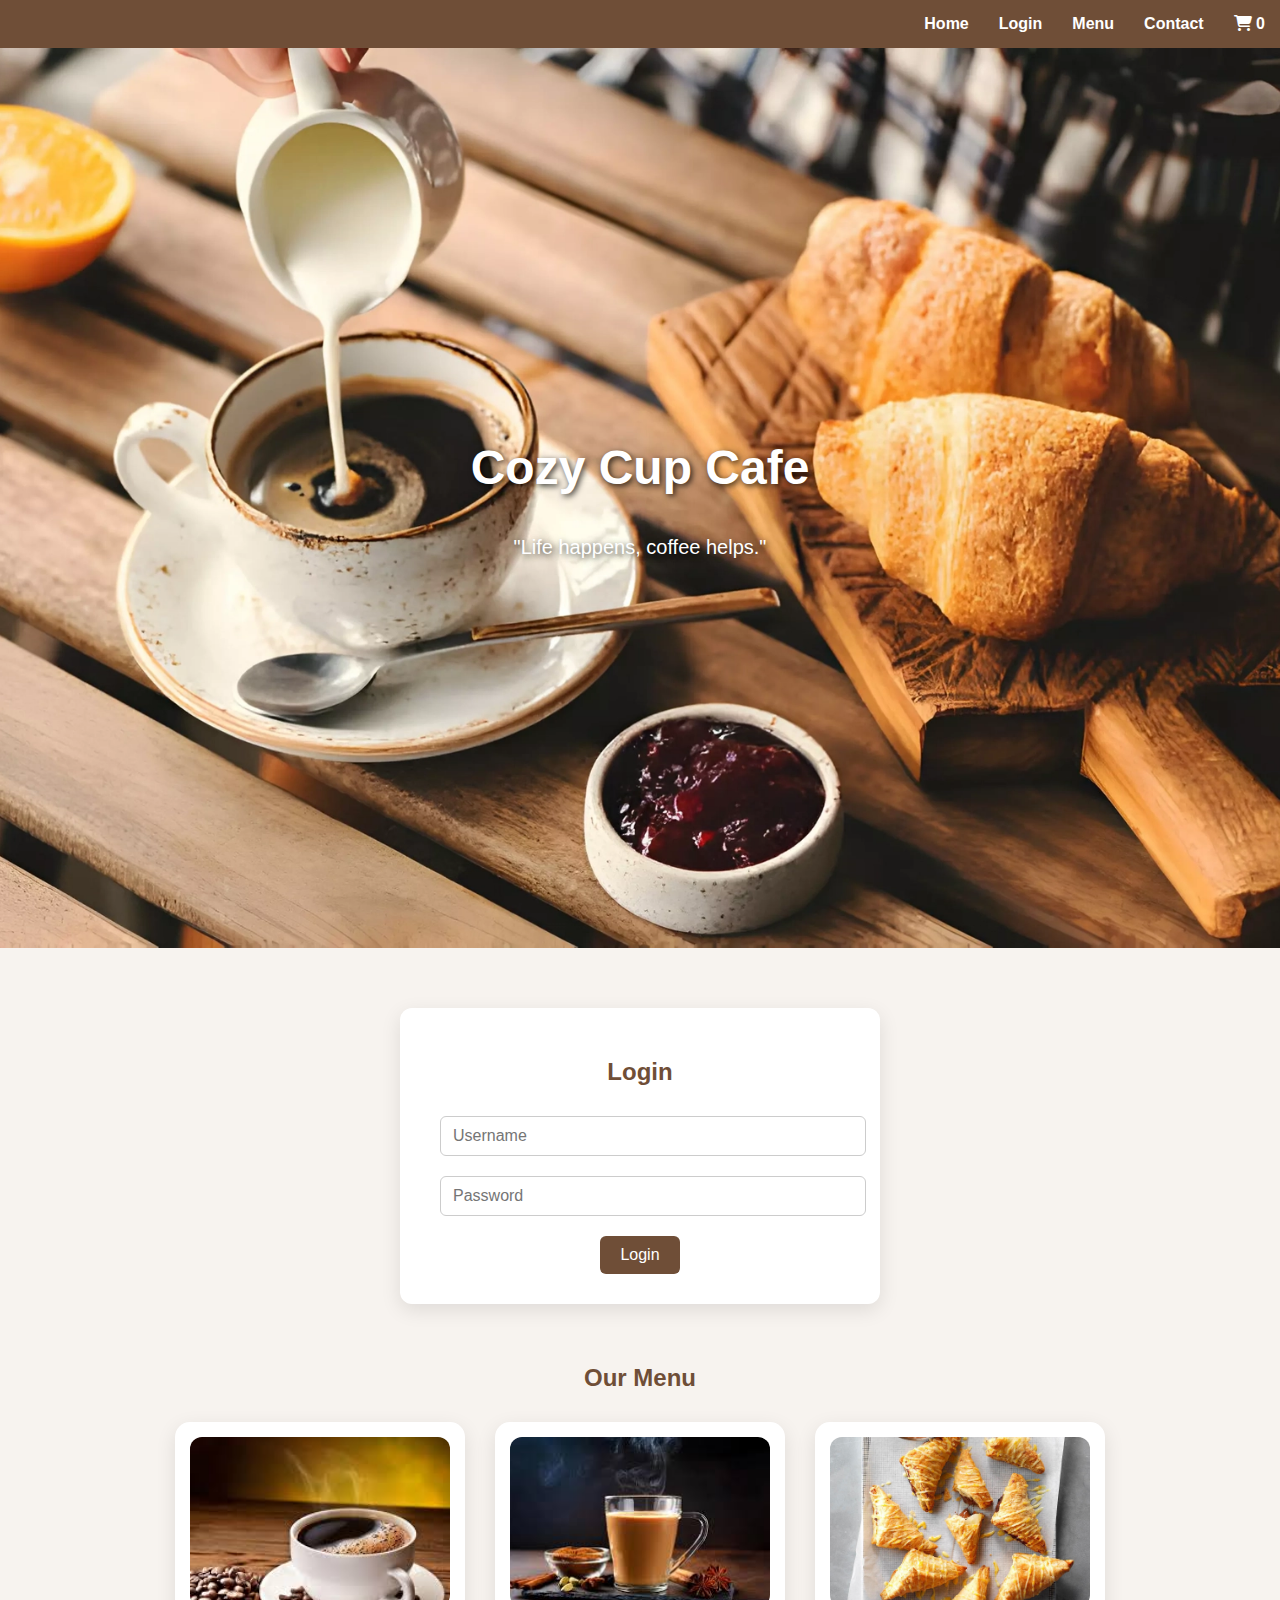
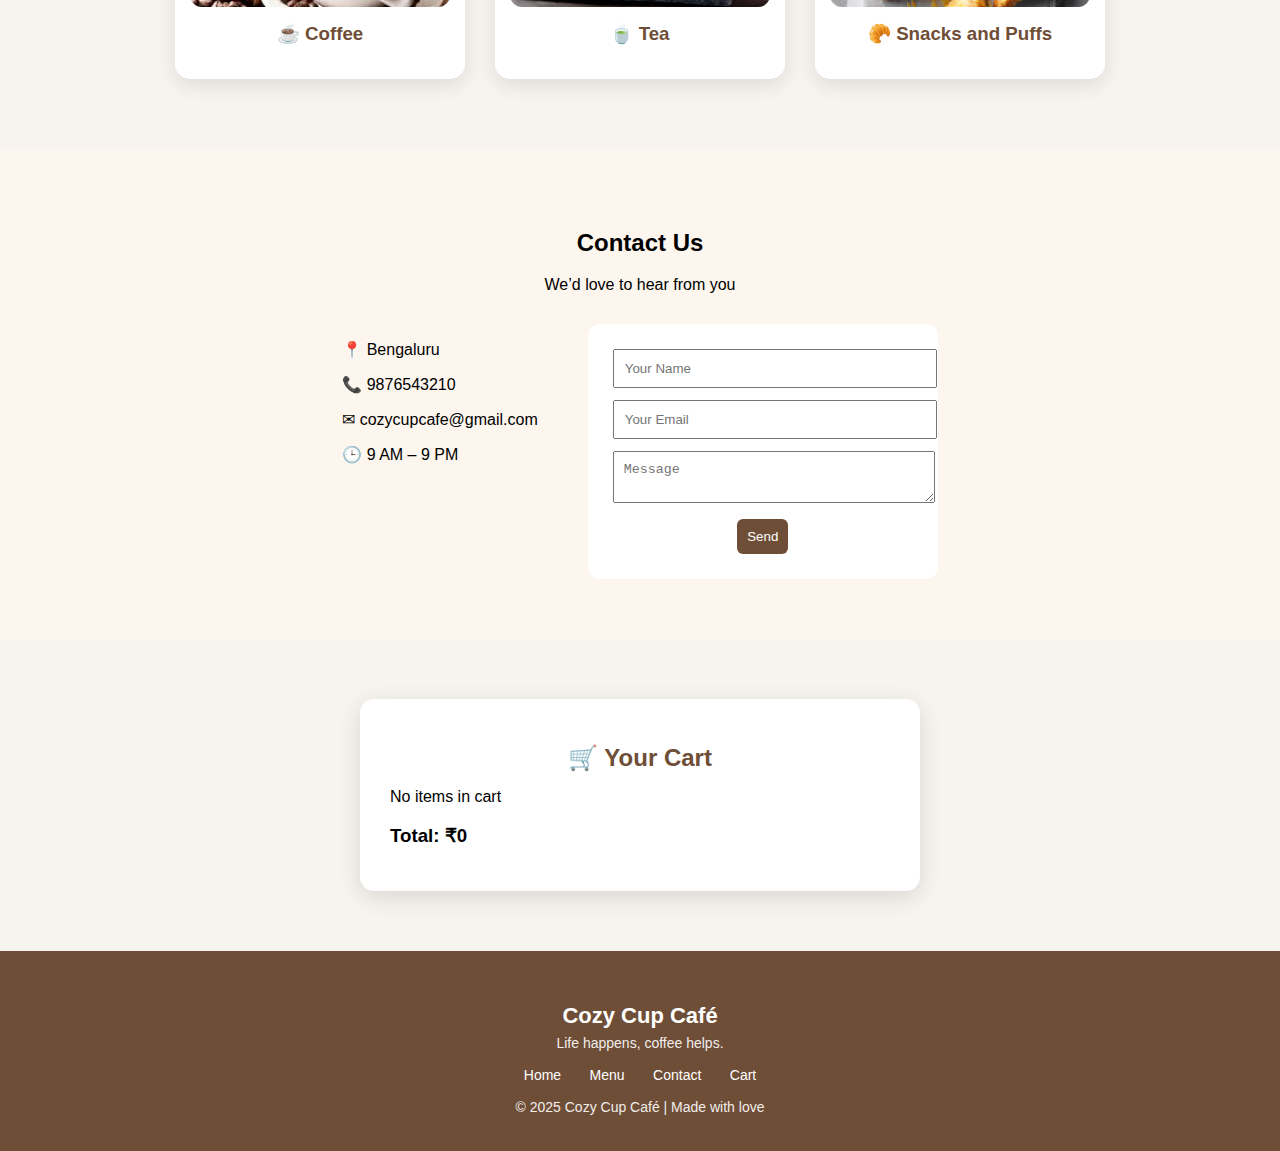
<file: index.html>
<!DOCTYPE html>
<html lang="en">
<head>
    <meta charset="UTF-8">
    <title>Cozy Cup Café</title>

    <link rel="stylesheet"
          href="https://cdnjs.cloudflare.com/ajax/libs/font-awesome/6.5.1/css/all.min.css">
    <link rel="stylesheet" href="style.css">
</head>

<body>

<header>
    <nav>
        <ul>
            <li><a href="index.html">Home</a></li>
            <li><a href="#login">Login</a></li>
            <li><a href="#menu">Menu</a></li>
            <li><a href="#contact">Contact</a></li>
            <li>
                <a href="#cart" class="cart-icon">
                    <i class="fa-solid fa-cart-shopping"></i>
                        <span id="cart-count">0</span>
                </a>

            </li>
        </ul>
    </nav>
</header>

<section id="home">
    <h1>Cozy Cup Cafe</h1>
    <p>"Life happens, coffee helps."</p>
    <img src="img/Coffee-Croissant.webp" alt="Coffee">
</section>


<section id="login" class="login-container">
    <h2>Login</h2>

    <input id="username" type="text" placeholder="Username">
    <input id="password" type="password" placeholder="Password">

    <button onclick="login()">Login</button>
</section>


<section id="menu">
<h2 class="page-title">Our Menu</h2>

<div class="menu-container">
    <a class="menu-card" href="coffee.html">
        <img src="img/coffee.jpg">
        <h3>☕ Coffee</h3>
    </a>

    <a class="menu-card" href="tea.html">
        <img src="img/tea.jpg">
        <h3>🍵 Tea</h3>
    </a>

    <a class="menu-card" href="snacks.html">
        <img src="img/Nutella-Hand-Pies_EXPS_THCA19_188252_E08_22_4b.jpg">
        <h3>🥐 Snacks and Puffs</h3>
    </a>
</div>
</section>

<section id="contact" class="contact">
  <h2>Contact Us</h2>
  <p class="subtitle">We’d love to hear from you</p>

  <div class="contact-box">
    <div class="contact-info">
      <p>📍 Bengaluru</p>
      <p>📞 9876543210</p>
      <p>✉ cozycupcafe@gmail.com</p>
      <p>🕒 9 AM – 9 PM</p>
    </div>

    <form class="contact-form">
      <input type="text" placeholder="Your Name">
      <input type="email" placeholder="Your Email">
      <textarea placeholder="Message"></textarea>
      <button onclick="submitForm()">Send</button>

    </form>
  </div>
</section>


<section id="cart" class="cart-container">
    <h2>🛒 Your Cart</h2>

    <div id="cart-items">
        <p>No items in cart</p>
    </div>

    <h3>Total: ₹<span id="cart-total">0</span></h3>
</section>

<footer class="footer">
    <div class="footer-content">
        <h3>Cozy Cup Café</h3>
        <p>Life happens, coffee helps.</p>

        <div class="footer-links">
            <a href="#home">Home</a>
            <a href="#menu">Menu</a>
            <a href="#contact">Contact</a>
             <a href="#cart">Cart</a>
        </div>

        <p class="footer-copy">
            © 2025 Cozy Cup Café | Made with love 
        </p>
    </div>
</footer>





<script src="script.js"></script>
</body>
</html>
</file>
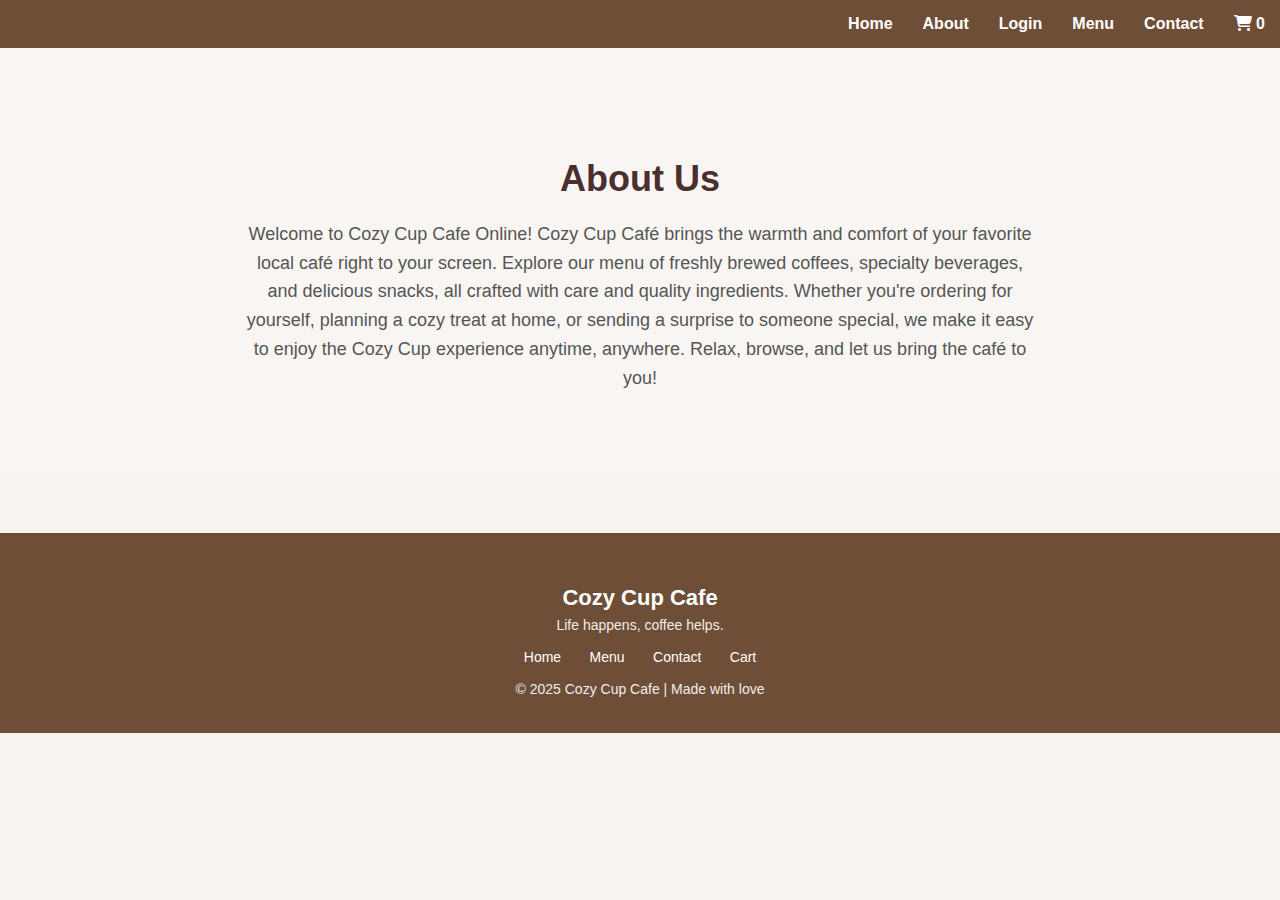
<file: about.html>
<!DOCTYPE html>
<html>
<head>
    <title>About | Cozy Cup Cafe</title>
   <link rel="stylesheet"
          href="https://cdnjs.cloudflare.com/ajax/libs/font-awesome/6.5.1/css/all.min.css">
    <link rel="stylesheet" href="style.css">
</head>
<body>

<header>
    <nav>
    <ul>
        <li><a href="index.html">Home</a></li>
        <li><a href="about.html">About</a></li>
        <li><a href="login.html">Login</a></li>
        <li><a href="menu.html">Menu</a></li>
        <li><a href="contact.html">Contact</a></li>
        <li>
            <a href="cart.html" class="cart-icon">
                <i class="fa-solid fa-cart-shopping"></i>
                <span id="cart-count">0</span>
            </a>
        </li>
    </ul>
</nav>
</header>

<section class="about">
    <h2>About Us</h2>
    <p>
       Welcome to Cozy Cup Cafe Online!
Cozy Cup Café brings the warmth and comfort of your favorite local café right to your screen. Explore our menu of freshly brewed coffees, specialty beverages, and delicious snacks, all crafted with care and quality ingredients. Whether you're ordering for yourself, planning a cozy treat at home, or sending a surprise to someone special, we make it easy to enjoy the Cozy Cup experience anytime, anywhere. Relax, browse, and let us bring the café to you!
    </p>
</section>

<footer class="footer">
    <div class="footer-content">
        <h3>Cozy Cup Cafe</h3>
        <p>Life happens, coffee helps.</p>

        <div class="footer-links">
            <a href="index.html">Home</a>
            <a href="menu.html">Menu</a>
            <a href="contact.html">Contact</a>
            <a href="cart.html">Cart</a>
        </div>

        <p class="footer-copy">
            © 2025 Cozy Cup Cafe | Made with love 
        </p>
    </div>
</footer>
<script src="script.js"></script>
</body>
</html>
</file>
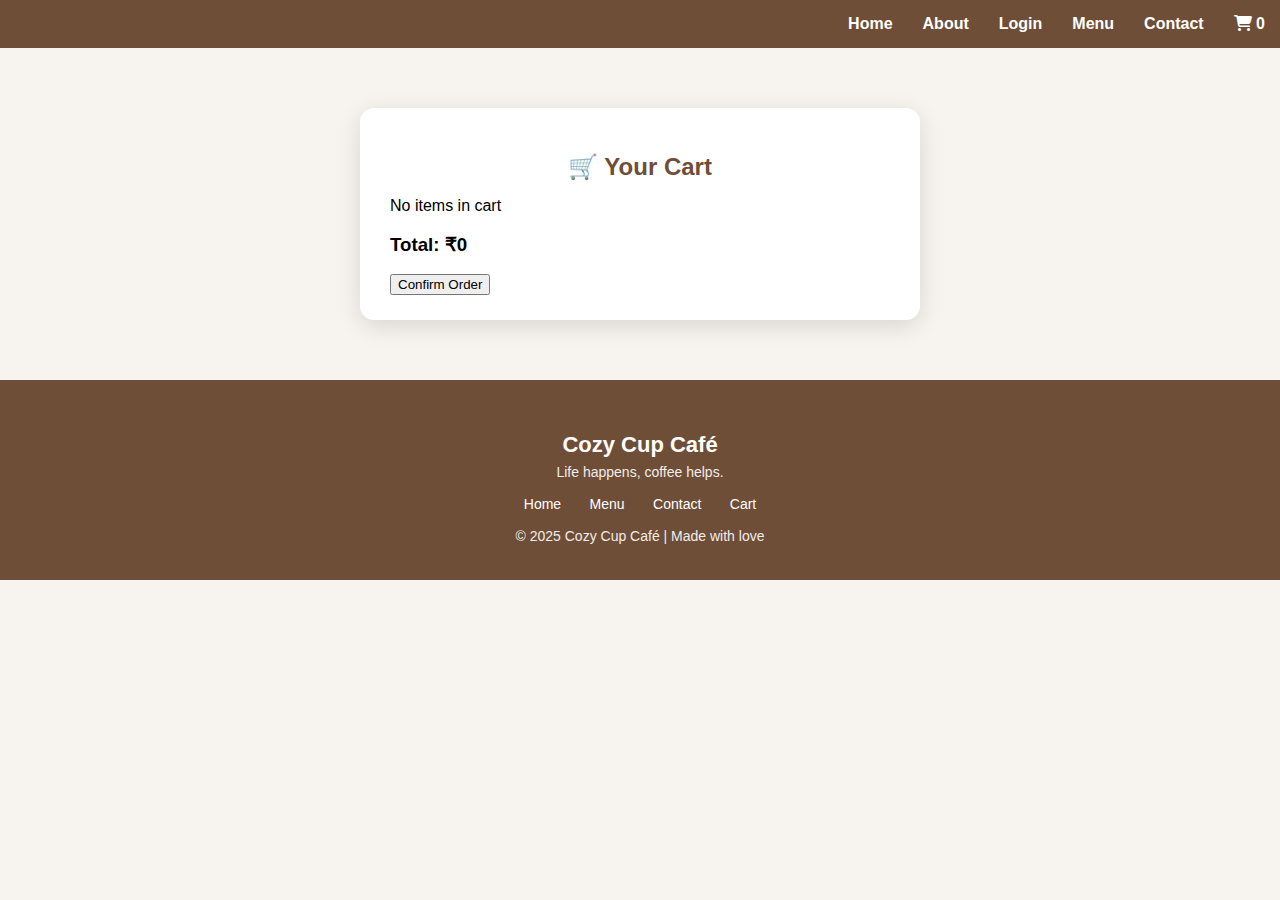
<file: cart.html>
<!DOCTYPE html>
<html>
<head>
    <title>Cart | Cozy Cup Café</title>

     <link rel="stylesheet"
          href="https://cdnjs.cloudflare.com/ajax/libs/font-awesome/6.5.1/css/all.min.css">
    <link rel="stylesheet" href="style.css">
</head>
<body>

<header>
    <nav>
        <ul>
            <li><a href="index.html">Home</a></li>
            <li><a href="about.html">About</a></li>
            <li><a href="login.html">Login</a></li>
            <li><a href="menu.html">Menu</a></li>
            <li><a href="contact.html">Contact</a></li>
            <li>
                <a href="cart.html" class="cart-icon">
                    <i class="fa-solid fa-cart-shopping"></i>
                    <span id="cart-count">0</span>
                </a>
            </li>
        </ul>
    </nav>
</header>

<section class="cart-container">
    <h2>🛒 Your Cart</h2>

    <div id="cart-items"></div>

    <h3>Total: ₹<span id="cart-total">0</span></h3>
    <p id="discountMsg" style="display: none;"> 10% Discount applied!</p>
    <button onclick="confirmOrder()">Confirm Order</button>
</section>

<footer class="footer">
    <div class="footer-content">
        <h3>Cozy Cup Café</h3>
        <p>Life happens, coffee helps.</p>

        <div class="footer-links">
            <a href="index.html">Home</a>
            <a href="menu.html">Menu</a>
            <a href="contact.html">Contact</a>
            <a href="cart.html">Cart</a>
        </div>

        <p class="footer-copy">
            © 2025 Cozy Cup Café | Made with love 
        </p>
    </div>
</footer>
<script src="script.js"></script>
</body>
</html>
</file>
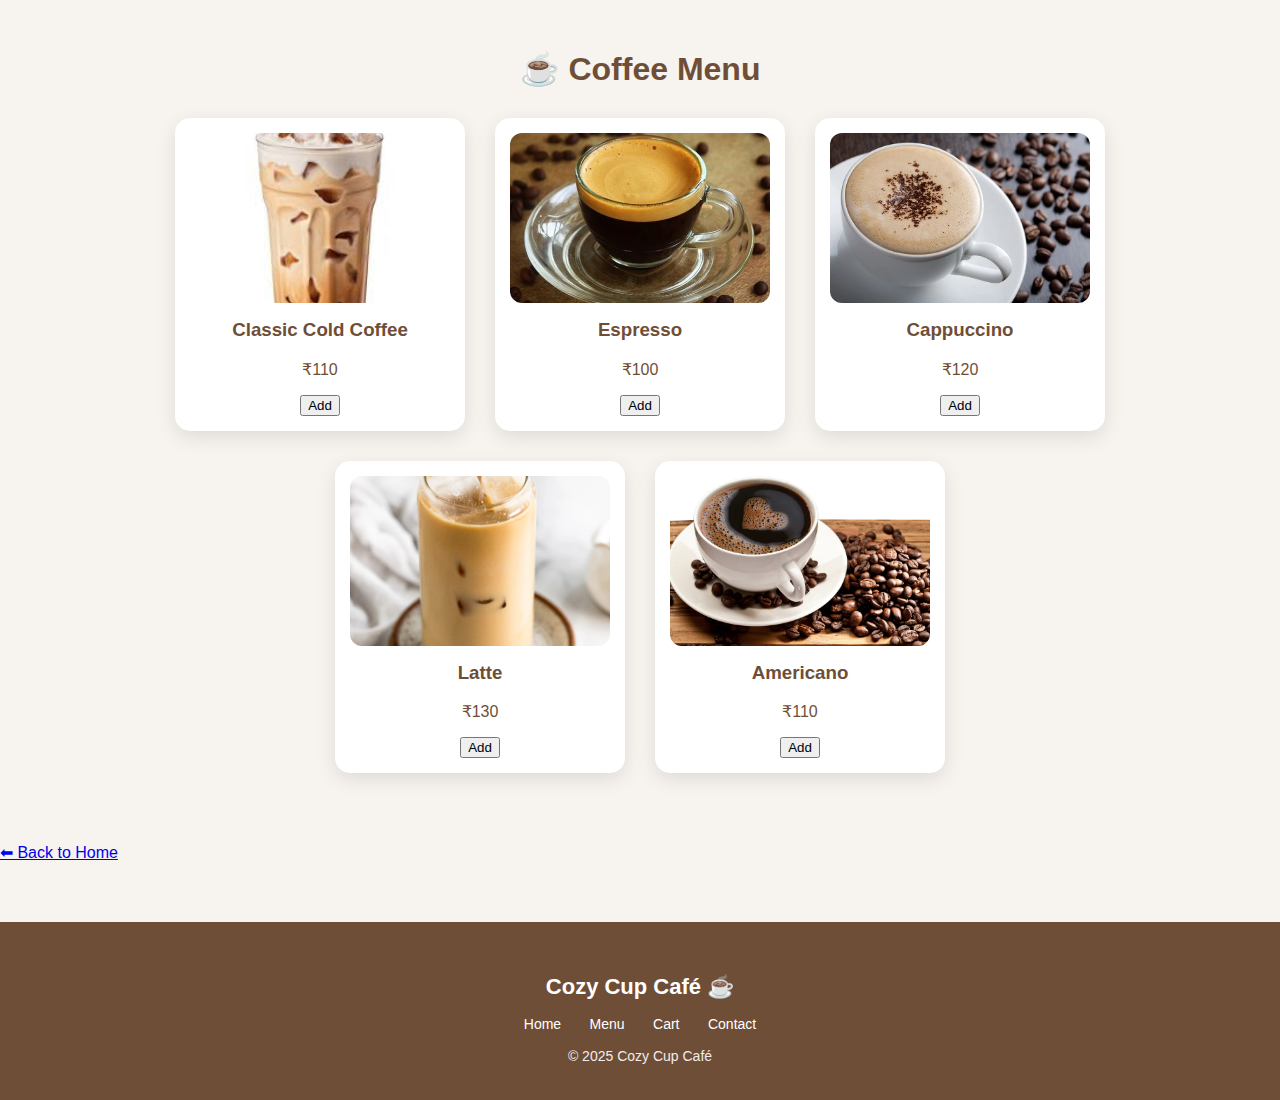
<file: coffee.html>
<!DOCTYPE html>
<html lang="en">
<head>
    <meta charset="UTF-8">
    <title>Coffee Menu</title>
    <link rel="stylesheet" href="style.css">
</head>
<body>

<h1 class="page-title">☕ Coffee Menu</h1>

<div class="menu-container">

     <div class="menu-card">
        <img src="img/classic cold coffee.jpg" alt="Classic Cold Coffee">
        <h3>Classic Cold Coffee</h3>
        <p>₹110</p>
        <button onclick="addToCart('Classic Cold Coffee',110)">Add</button>
    </div>
    <div class="menu-card">
        <img src="img/espresso-coffee-recipe04-500x375.webp" alt="Espresso">
        <h3>Espresso</h3>
        <p>₹100</p>
        <button onclick="addToCart('Espresso',100)">Add</button>
    </div>

    <div class="menu-card">
        <img src="img/Cappuccino-in-white-cup-on-a-saucer.jpg.webp" alt="Cappuccino">
        <h3>Cappuccino</h3>
        <p>₹120</p>
        <button onclick="addToCart('Cappuccino',120)">Add</button>
    </div>

    <div class="menu-card">
        <img src="img/220629.iced_.latte_.vanilla-8882.webp" alt="Latte">
        <h3>Latte</h3>
        <p>₹130</p>
        <button onclick="addToCart('Latte',130)">Add</button>
    </div>

    <div class="menu-card">
        <img src="img/americano_b74a8154-454b-4f74-9a6c-95fbc4152ed3_800x.webp" alt="Americano">
        <h3>Americano</h3>
        <p>₹110</p>
        <button onclick="addToCart('Americano',110)">Add</button>
    </div>

</div>

<a href="index.html" class="back-link">⬅ Back to Home</a>

<footer class="footer">
    <div class="footer-content">
        <h3>Cozy Cup Café ☕</h3>

        <div class="footer-links">
            <a href="index.html#home">Home</a>
            <a href="index.html#menu">Menu</a>
            <a href="index.html#cart">Cart</a>
            <a href="index.html#contact">Contact</a>
        </div>

        <p class="footer-copy">
            © 2025 Cozy Cup Café
        </p>
    </div>
</footer>


<script src="script.js"></script>
</body>
</html>
</file>
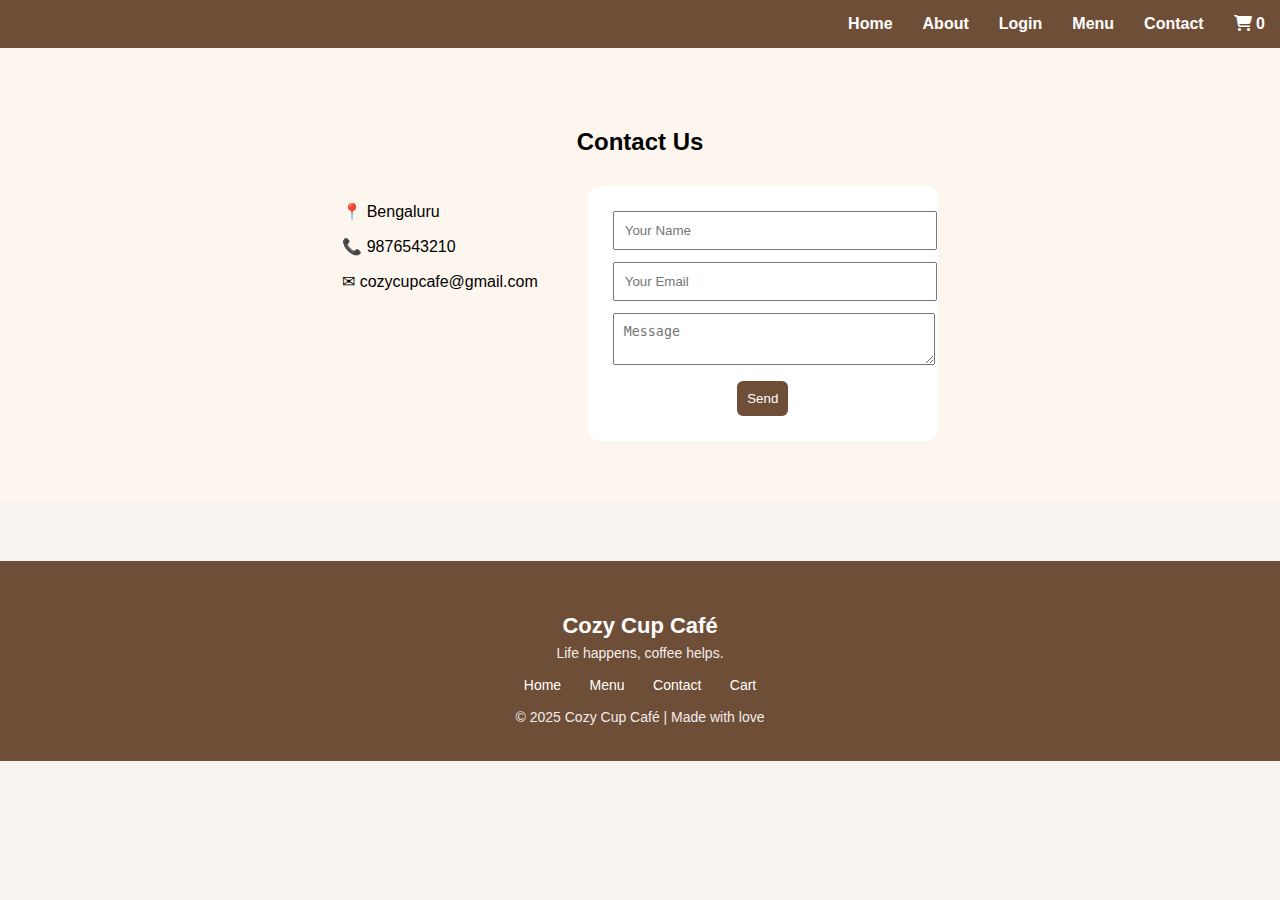
<file: contact.html>
<!DOCTYPE html>
<html>
<head>
    <title>Contact| Cozy Cup Café</title>
     <link rel="stylesheet"
          href="https://cdnjs.cloudflare.com/ajax/libs/font-awesome/6.5.1/css/all.min.css">
    <link rel="stylesheet" href="style.css">

</head>
<body>

<header>
    <nav>
    <ul>
        <li><a href="index.html">Home</a></li>
        <li><a href="about.html">About</a></li>
        <li><a href="login.html">Login</a></li>
        <li><a href="menu.html">Menu</a></li>
        <li><a href="contact.html">Contact</a></li>
        <li>
            <a href="cart.html" class="cart-icon">
                <i class="fa-solid fa-cart-shopping"></i>
                <span id="cart-count">0</span>
            </a>
        </li>
    </ul>
</nav>
</header>

<section class="contact">
    <h2>Contact Us</h2>

    <div class="contact-box">
        <div class="contact-info">
            <p>📍 Bengaluru</p>
            <p>📞 9876543210</p>
            <p>✉ cozycupcafe@gmail.com</p>
        </div>

  <form class="contact-form" id="feedbackForm">
    <input type="text" id="fbName" placeholder="Your Name" required>
    <input type="email" id="fbEmail" placeholder="Your Email" required>
    <textarea id="fbMessage" placeholder="Message" required></textarea>
    <button type="submit">Send</button>

    <p id="successMsg" style="display:none; color:green; margin-top:10px;">
        Feedback submitted successfully!
    </p>
</form>
    </div>
</section>

<footer class="footer">
    <div class="footer-content">
        <h3>Cozy Cup Café</h3>
        <p>Life happens, coffee helps.</p>

        <div class="footer-links">
            <a href="index.html">Home</a>
            <a href="menu.html">Menu</a>
            <a href="contact.html">Contact</a>
            <a href="cart.html">Cart</a>
        </div>

        <p class="footer-copy">
            © 2025 Cozy Cup Café | Made with love 
        </p>
    </div>
</footer>
<script src="script.js"></script>
</body>
</html>
</file>
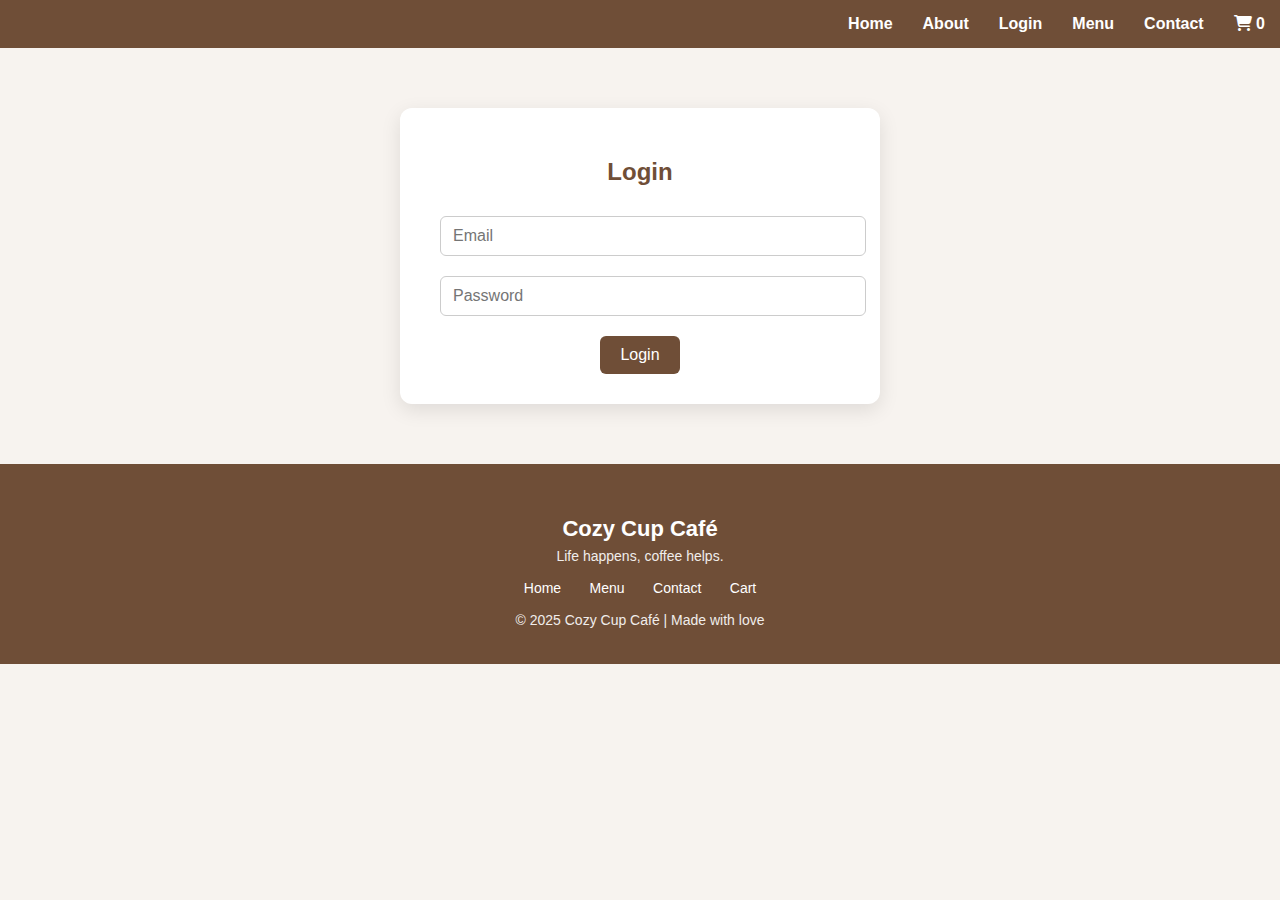
<file: login.html>
<!DOCTYPE html>
<html lang="en">
<head>
    <meta charset="UTF-8">
    <meta name="viewport" content="width=device-width, initial-scale=1.0">
    <title>Login | Cozy Cup Café</title>

    <!-- Font Awesome -->
     <link rel="stylesheet"
          href="https://cdnjs.cloudflare.com/ajax/libs/font-awesome/6.5.1/css/all.min.css">
    <link rel="stylesheet" href="style.css">

</head>

<body>

<header>
    <nav>
        <ul>
            <li><a href="index.html">Home</a></li>
            <li><a href="about.html">About</a></li>
            <li><a href="login.html">Login</a></li>
            <li><a href="menu.html">Menu</a></li>
            <li><a href="contact.html">Contact</a></li>
            <li>
                <a href="cart.html" class="cart-icon">
                    <i class="fa-solid fa-cart-shopping"></i>
                    <span id="cart-count">0</span>
                </a>
            </li>
        </ul>
    </nav>
</header>

<!-- LOGIN SECTION -->
<section class="login-container">
    <h2>Login</h2>

    <input id="email" type="email" placeholder="Email" required>
    <input id="password" type="password" placeholder="Password">

    <button onclick="login()">Login</button>
</section>

<!-- FOOTER -->
<footer class="footer">
    <div class="footer-content">
        <h3>Cozy Cup Café</h3>
        <p>Life happens, coffee helps.</p>

        <div class="footer-links">
            <a href="index.html">Home</a>
            <a href="menu.html">Menu</a>
            <a href="contact.html">Contact</a>
            <a href="cart.html">Cart</a>
        </div>

        <p class="footer-copy">
            © 2025 Cozy Cup Café | Made with love
        </p>
    </div>
</footer>

<!-- JavaScript -->
<script src="script.js"></script>

</body>
</html>
</file>
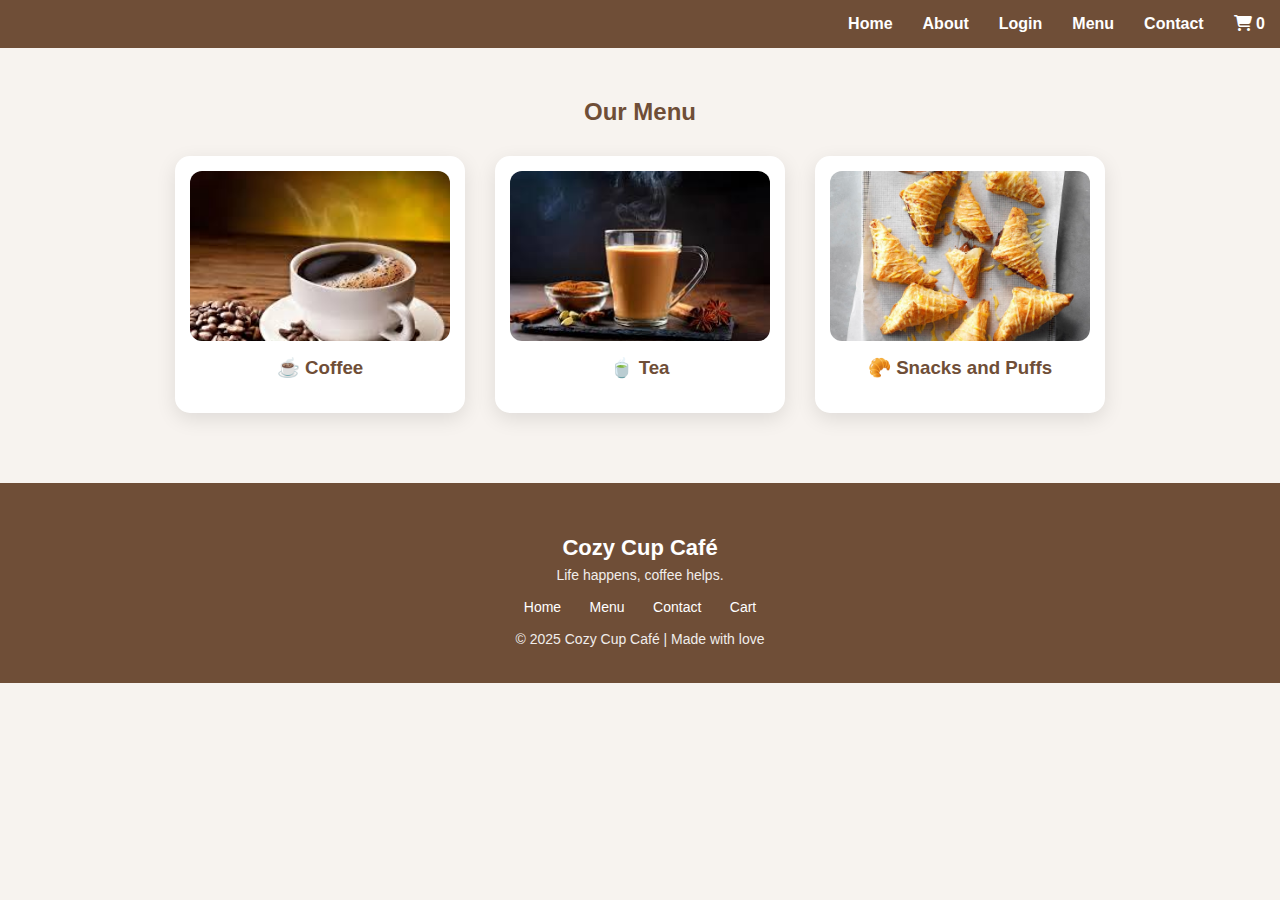
<file: menu.html>
<!DOCTYPE html>
<html>
<head>
    <title>Menu| Cozy Cup Café</title>
    <link rel="stylesheet"
          href="https://cdnjs.cloudflare.com/ajax/libs/font-awesome/6.5.1/css/all.min.css">
    <link rel="stylesheet" href="style.css">
</head>
<body>

<header>
    <nav>
    <ul>
        <li><a href="index.html">Home</a></li>
        <li><a href="about.html">About</a></li>
        <li><a href="login.html">Login</a></li>
        <li><a href="menu.html">Menu</a></li>
        <li><a href="contact.html">Contact</a></li>
        <li>
            <a href="cart.html" class="cart-icon">
                <i class="fa-solid fa-cart-shopping"></i>
                <span id="cart-count">0</span>
            </a>
        </li>
    </ul>
</nav>
</header>
<section id="menu">
    <h2 class="page-title">Our Menu</h2>

    <div class="menu-container">
        <a class="menu-card" href="coffee.html">
            <img src="img/coffee.jpg" >
            <h3>☕ Coffee</h3>
        </a>

        <a class="menu-card" href="tea.html">
            <img src="img/tea.jpg">
            <h3>🍵 Tea</h3>
        </a>

        <a class="menu-card" href="snacks.html">
            <img src="img/Nutella-Hand-Pies_EXPS_THCA19_188252_E08_22_4b.jpg">
            <h3>🥐 Snacks and Puffs</h3>
        </a>
    </div>
</section>
<footer class="footer">
    <div class="footer-content">
        <h3>Cozy Cup Café</h3>
        <p>Life happens, coffee helps.</p>

        <div class="footer-links">
            <a href="index.html">Home</a>
            <a href="menu.html">Menu</a>
            <a href="contact.html">Contact</a>
            <a href="cart.html">Cart</a>
        </div>

        <p class="footer-copy">
            © 2025 Cozy Cup Café | Made with love 
        </p>
    </div>
</footer>

<script src="script.js"></script>
</body>
</html>
</file>
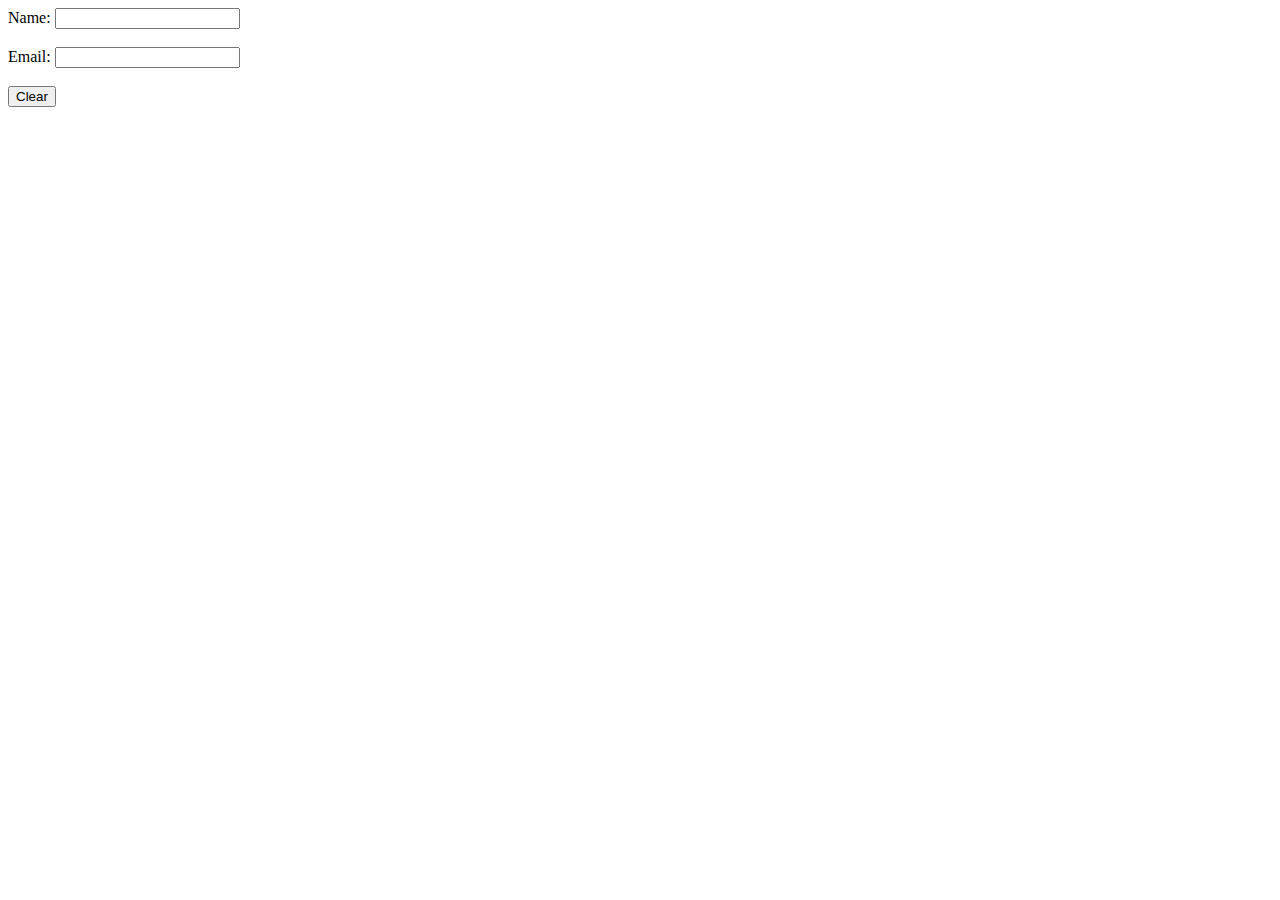
<file: practice.html>
<!DOCTYPE html>
<html lang="en">
<head>
    <meta charset="UTF-8">
    <meta name="viewport" content="width=device-width, initial-scale=1.0">
    <title>Document</title>
</head>
<body><form id="myForm">
    Name: <input type="text"><br><br>
    Email: <input type="text"><br><br>
    <button type="button" onclick="clearForm()">Clear</button>
</form>

<p id="thankMsg" style="display:none; color:green;">
    Thank you for your feedback!
</p>
<script>
function clearForm() {
    document.getElementById("myForm").reset();
    document.getElementById("thankMsg").style.display = "block";
}
</script>
    
</body>
</html>
</file>
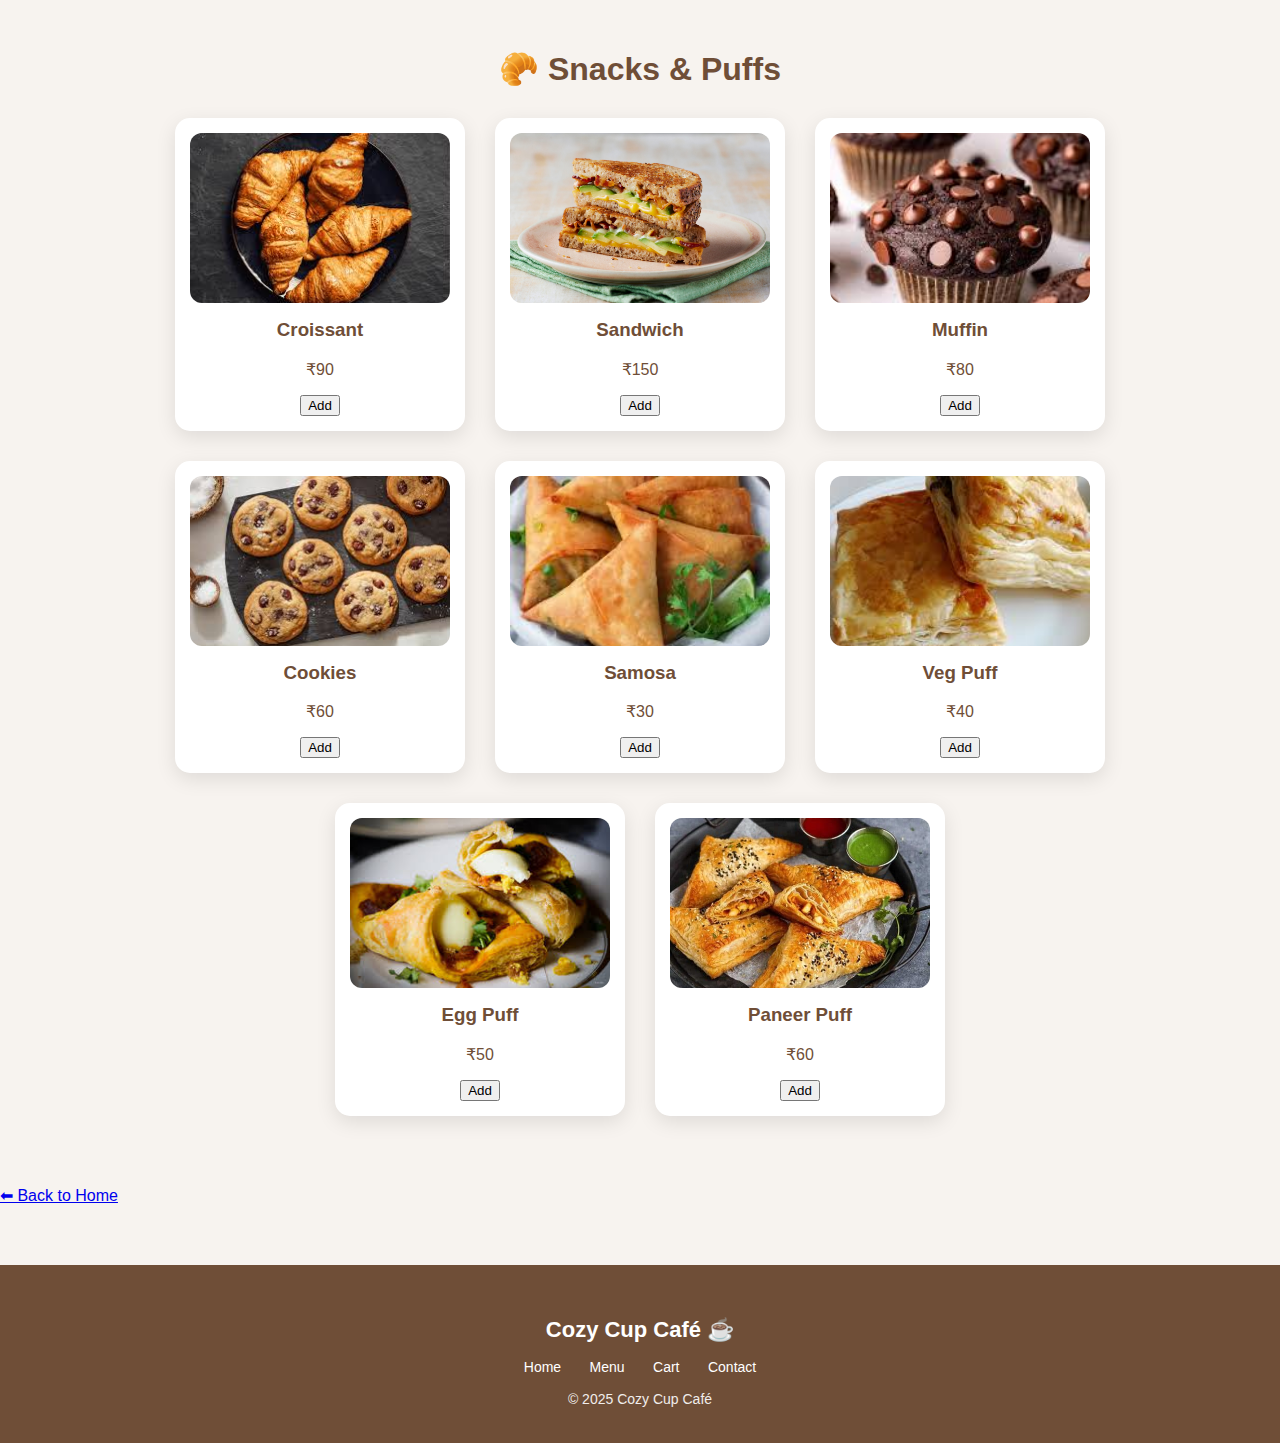
<file: snacks.html>
<!DOCTYPE html>
<html lang="en">
<head>
    <meta charset="UTF-8">
    <title>Snacks & Puffs</title>
    <link rel="stylesheet" href="style.css">
</head>
<body>

<h1 class="page-title">🥐 Snacks & Puffs</h1>

<div class="menu-container">

    <!-- Snacks -->
    <div class="menu-card">
        <img src="img/crossiant.jpg" alt="Croissant">
        <h3>Croissant</h3>
        <p>₹90</p>
        <button onclick="addToCart('Croissant',90)">Add</button>
    </div>

    <div class="menu-card">
        <img src="img/sandwich.jpg" alt="Sandwich">
        <h3>Sandwich</h3>
        <p>₹150</p>
        <button onclick="addToCart('Sandwich',150)">Add</button>
    </div>

    <div class="menu-card">
        <img src="img/muffins.jpg" alt="Muffin">
        <h3>Muffin</h3>
        <p>₹80</p>
        <button onclick="addToCart('Muffin',80)">Add</button>
    </div>

    <div class="menu-card">
        <img src="img/cookies.jpg" alt="Cookies">
        <h3>Cookies</h3>
        <p>₹60</p>
        <button onclick="addToCart('Cookies',60)">Add</button>
    </div>

    <div class="menu-card">
        <img src="img/samosa.jpg" alt="Samosa">
        <h3>Samosa</h3>
        <p>₹30</p>
        <button onclick="addToCart('Samosa',30)">Add</button>
    </div>

    <!-- Puffs -->
    <div class="menu-card">
        <img src="img/vegpuff.jpg" alt="Veg Puff">
        <h3>Veg Puff</h3>
        <p>₹40</p>
        <button onclick="addToCart('Veg Puff',40)">Add</button>
    </div>

    <div class="menu-card">
        <img src="img/eggpuff.jpg" alt="Egg Puff">
        <h3>Egg Puff</h3>
        <p>₹50</p>
        <button onclick="addToCart('Egg Puff',50)">Add</button>
    </div>

    <div class="menu-card">
        <img src="img/paneer_puff_featured-500x500.jpg" alt="Paneer Puff">
        <h3>Paneer Puff</h3>
        <p>₹60</p>
        <button onclick="addToCart('Paneer Puff',60)">Add</button>
    </div>

</div>

<a href="index.html" class="back-link">⬅ Back to Home</a>

<footer class="footer">
    <div class="footer-content">
        <h3>Cozy Cup Café ☕</h3>

        <div class="footer-links">
            <a href="index.html#home">Home</a>
            <a href="index.html#menu">Menu</a>
            <a href="index.html#cart">Cart</a>
            <a href="index.html#contact">Contact</a>
        </div>

        <p class="footer-copy">
            © 2025 Cozy Cup Café
        </p>
    </div>
</footer>
<script src="script.js"></script>
</body>
</html>
</file>
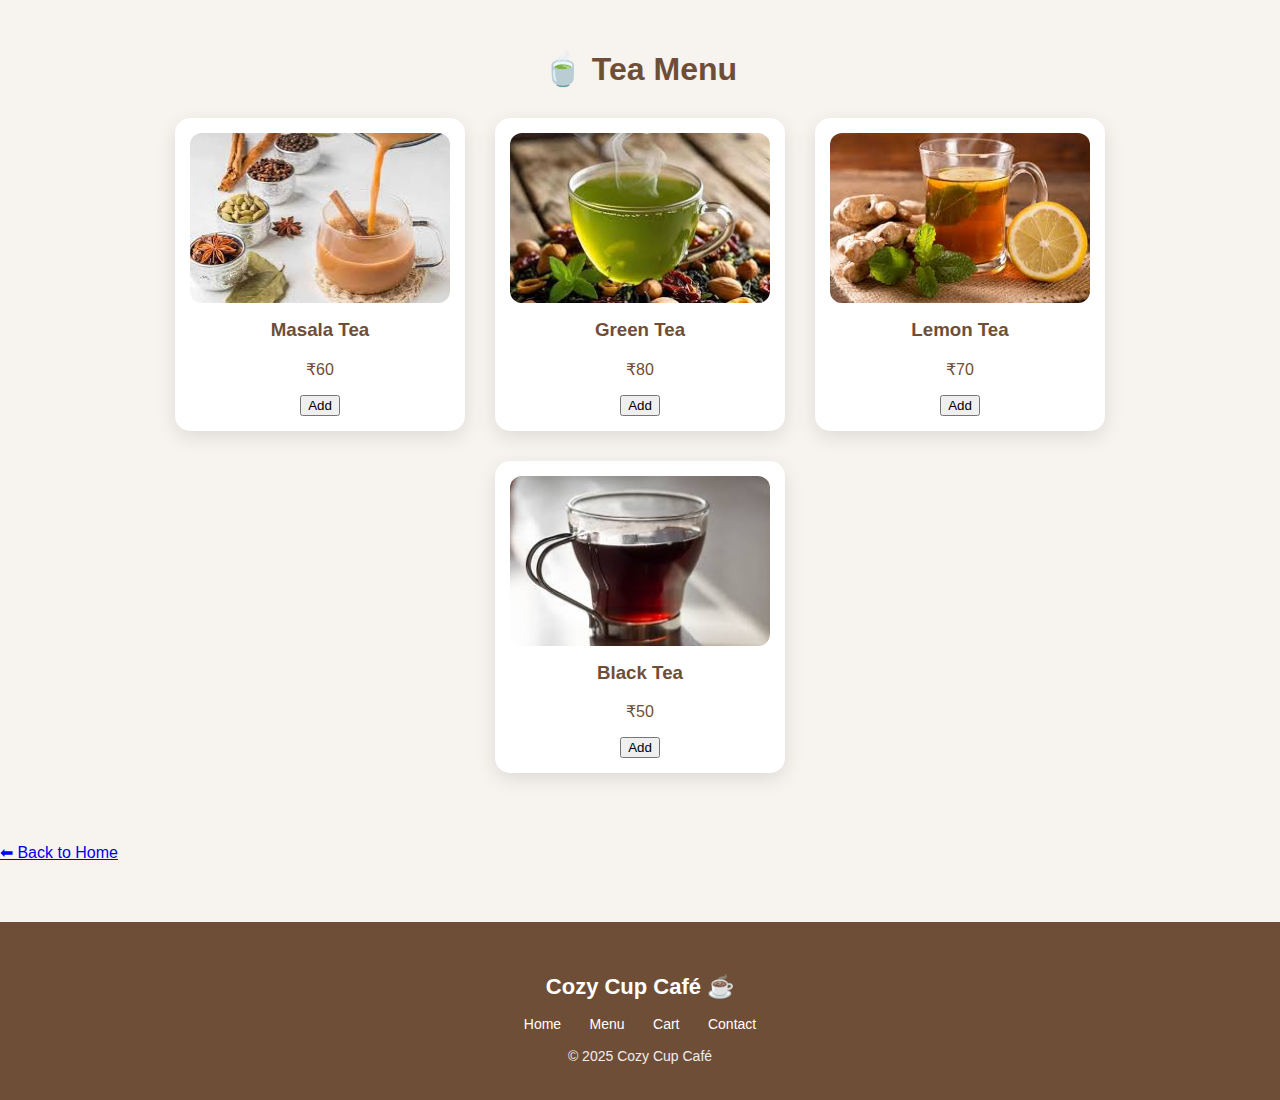
<file: tea.html>
<!DOCTYPE html>
<html lang="en">
<head>
    <meta charset="UTF-8">
    <title>Tea Menu</title>
    <link rel="stylesheet" href="style.css">
</head>
<body>

<h1 class="page-title">🍵 Tea Menu</h1>

<div class="menu-container">

    <div class="menu-card">
        <img src="img/masala tea.jpg" alt="Masala Tea">
        <h3>Masala Tea</h3>
        <p>₹60</p>
        <button onclick="addToCart('Masala Tea',60)">Add</button>
    </div>

    <div class="menu-card">
        <img src="img/green tea.jpg" alt="Green Tea">
        <h3>Green Tea</h3>
        <p>₹80</p>
        <button onclick="addToCart('Green Tea',80)">Add</button>
    </div>

    <div class="menu-card">
        <img src="img/lemon tea.jpg" alt="Lemon Tea">
        <h3>Lemon Tea</h3>
        <p>₹70</p>
        <button onclick="addToCart('Lemon Tea',70)">Add</button>
    </div>

    <div class="menu-card">
        <img src="img/black tea.jpg" alt="Black Tea">
        <h3>Black Tea</h3>
        <p>₹50</p>
        <button onclick="addToCart('Black Tea',50)">Add</button>
    </div>

</div>

<a href="index.html" class="back-link">⬅ Back to Home</a>

<footer class="footer">
    <div class="footer-content">
        <h3>Cozy Cup Café ☕</h3>

        <div class="footer-links">
            <a href="index.html#home">Home</a>
            <a href="index.html#menu">Menu</a>
            <a href="index.html#cart">Cart</a>
            <a href="index.html#contact">Contact</a>
        </div>

        <p class="footer-copy">
            © 2025 Cozy Cup Café
        </p>
    </div>
</footer>


<script src="script.js"></script>
</body>
</html>
</file>
<file: style.css>
/* =====================
   GLOBAL STYLES
===================== */
body {
    margin: 0;
    font-family: Arial, sans-serif;
    background: #f7f3ef;
}

/* =====================
   HEADER / NAV
===================== */
header {
    background: #6f4e37;
    padding: 15px;
}

nav ul {
    list-style: none;
    display: flex;
    justify-content: flex-end;
    gap: 30px;
    margin: 0;
    padding: 0;
}

nav a {
    color: white;
    text-decoration: none;
    font-weight: bold;
}

/* =====================
   HERO SECTION
===================== */
#home {
    position: relative;
    height: 100vh;      /* full screen height */
    overflow: hidden;
}

#home img {
    width: 100%;
    height: 100%;
    object-fit: cover;
}


#home h1,
#home p {
    position: absolute;
    left: 50%;
    transform: translateX(-50%);
    color: white;
    text-shadow: 2px 2px 6px rgba(0, 0, 0, 0.8);
}

#home h1 {
    top: 40%;
    font-size: 48px;
}

#home p {
    top: 52%;
    font-size: 20px;
}

/* =====================
About SECTION
===================== */
.about {
    padding: 80px 20px;
    text-align: center;
    background-color: #f8f5f2;
}

.about h2 {
    font-size: 36px;
    margin-bottom: 20px;
    color: #4b2e2e;
}

.about p {
    max-width: 800px;
    margin: auto;
    font-size: 18px;
    line-height: 1.6;
    color: #555;
}


/* =====================
   LOGIN SECTION
===================== */
.login-container {
    background-color: #fff;
    padding: 30px 40px;
    border-radius: 12px;
    box-shadow: 0 6px 20px rgba(0,0,0,0.1);
    max-width: 400px;
    margin: 60px auto;
    text-align: center;
}

.login-container h2 {
    color: #6f4e37;
    margin-bottom: 20px;
}
.login-container input {
    width: 100%;
    padding: 10px 12px;
    margin: 10px 0;
    border: 1px solid #ccc;
    border-radius: 6px;
    font-size: 16px;
}

.login-container button {
    background-color: #6f4e37;
    color: white;
    border: none;
    padding: 10px 20px;
    border-radius: 6px;
    cursor: pointer;
    font-size: 16px;
    margin-top: 10px;
}

.login-container button:hover {
    background-color: #59382b;
}

/* =====================
   MENU SECTION
===================== */
.page-title {
    text-align: center;
    margin: 50px 0 30px;
    color: #6f4e37;
}

.menu-container {
    display: flex;
    justify-content: center;
    flex-wrap: wrap;
    gap: 30px;
    max-width: 1000px;
    margin: 0 auto 70px;
}

.menu-card {
    width: 260px;
    background: white;
    border-radius: 15px;
    box-shadow: 0 6px 20px rgba(0,0,0,0.1);
    text-align: center;
    padding: 15px;
    text-decoration: none;
    color: #6f4e37;
    transition: transform 0.3s;
}

.menu-card:hover {
    transform: translateY(-8px);
}

.menu-card img {
    width: 100%;
    height: 170px;
    object-fit: cover;
    border-radius: 12px;
}

.menu-card h3 {
    margin-top: 12px;
}

/* =====================
   CONTACT SECTION
===================== */
.contact {
  padding: 60px;
  background: #fdf6ee;
  text-align: center;
}

.contact-box {
  display: flex;
  justify-content: center;
  gap: 50px;
  margin-top: 30px;
}

.contact-info {
  text-align: left;
  font-size: 16px;
}

.contact-form {
  background: white;
  padding: 25px;
  border-radius: 12px;
  width: 300px;
}

.contact-form input,
.contact-form textarea {
  width: 100%;
  margin-bottom: 12px;
  padding: 10px;
}

.contact-form button {
  background: #6f4e37;
  color: white;
  border: none;
  padding: 10px;
  border-radius: 6px;
  cursor: pointer;
}

.success-msg {
    display: none;
    color: green;
    margin-top: 12px;
    text-align: center;
    font-weight: 500;
}

/*cart*/
.cart-container {
    max-width: 500px;
    margin: 60px auto;
    background-color: #fff;
    padding: 25px 30px;
    border-radius: 14px;
    box-shadow: 0 6px 25px rgba(0,0,0,0.12);
}

.cart-container h2 {
    text-align: center;
    color: #6f4e37;
    margin-bottom: 15px;
}

.cart-item {
    display: flex;
    justify-content: space-between;
    align-items: center;
    margin: 12px 0;
}

.cart-controls button {
    padding: 4px 8px;
    margin: 0 4px;
    border: none;
    background-color: #6f4e37;
    color: white;
    border-radius: 4px;
    cursor: pointer;
}

.footer {
    background-color: #6f4e37; /* coffee brown */
    color: #fff;
    text-align: center;
    padding: 30px 15px;
    margin-top: 60px;
}

.footer-content h3 {
    margin-bottom: 5px;
    font-size: 22px;
}

.footer-content p {
    margin: 6px 0;
    font-size: 14px;
    opacity: 0.9;
}

.footer-links {
    margin: 15px 0;
}

.footer-links a {
    color: #fff;
    margin: 0 12px;
    text-decoration: none;
    font-size: 14px;
}

.footer-links a:hover {
    text-decoration: underline;
}

.footer-copy {
    margin-top: 15px;
    font-size: 13px;
    opacity: 0.8;
}

#confirm-order-btn {
    padding: 10px 20px;
    background-color: #28a745;
    color: white;
    border: none;
    border-radius: 6px;
    cursor: pointer;
    font-size: 16px;
}

#confirm-order-btn:hover {
    background-color: #218838;
}
</file>
